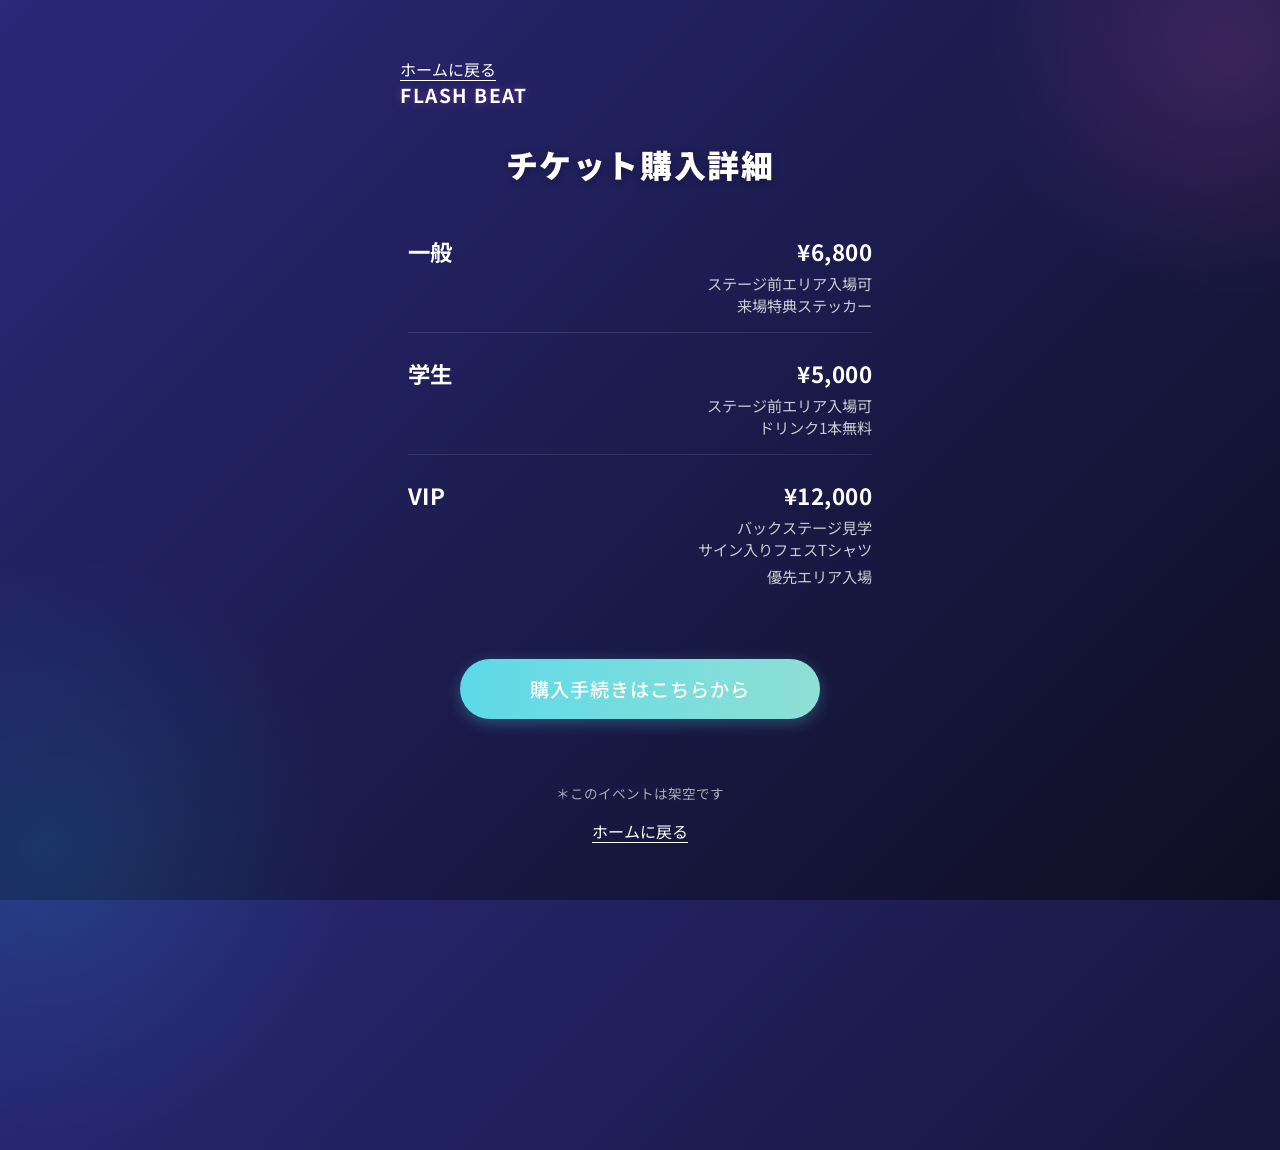
<file: flash_beat_ticket_page.html>
<!DOCTYPE html>
<html lang="ja">
<head>
  <meta charset="UTF-8">
  <meta name="viewport" content="width=device-width, initial-scale=1.0">
  <title>FLASH BEAT - チケット購入詳細</title>

  <!-- OGP basic（開発中の仮設定） -->
  <meta property="og:title" content="FLASH BEAT - 音楽フェス公式サイト">
  <meta property="og:description" content="Special Stage / 2027.8.10 SAT - 音が光になる夜。">
  <meta property="og:type" content="website">
  <!-- ★ここは本番URLが決まったら後で書き換え -->
  <meta property="og:url" content="https://YOUR-SCHOOL-DOMAIN/flash_beat_enhanced2.html">
  <!-- 画像パスだけ今のフォルダ構造に合わせておく -->
  <meta property="og:image" content="/images/ogp_flash_beat_1200x630_v01.png">
  <meta property="og:site_name" content="FLASH BEAT">

  <!-- Twitter -->
  <meta name="twitter:card" content="summary_large_image">
  <meta name="twitter:title" content="FLASH BEAT - 音楽フェス公式サイト">
  <meta name="twitter:description" content="Special Stage / 2027.8.10 SAT - 音が光になる夜。">
  <meta name="twitter:image" content="/images/ogp_flash_beat_1200x630_v01.png">
  <link rel="preconnect" href="https://fonts.googleapis.com">
  <link rel="preconnect" href="https://fonts.gstatic.com" crossorigin>
  <link href="https://fonts.googleapis.com/css2?family=Noto+Sans+JP:wght@400;500;700;900&display=swap" rel="stylesheet">
  <style>
    * {
      margin: 0;
      padding: 0;
      box-sizing: border-box;
    }

    body {
      font-family: 'Noto Sans JP', sans-serif;
      color: #EAEAEA;
      background: linear-gradient(135deg, #2A297A 0%, #0E0E22 100%);
      min-height: 100vh;
      display: flex;
      flex-direction: column;
      justify-content: center;
      align-items: center;
      padding: 2rem 1.5rem;
      position: relative;
      overflow-x: hidden;
    }

    /* 背景の光エフェクト */
    body::before {
      content: '';
      position: absolute;
      width: 500px;
      height: 500px;
      top: -200px;
      right: -200px;
      background: radial-gradient(circle, rgba(255, 94, 201, 0.15) 0%, transparent 70%);
      pointer-events: none;
      z-index: 0;
    }

    body::after {
      content: '';
      position: absolute;
      width: 600px;
      height: 600px;
      bottom: -250px;
      left: -250px;
      background: radial-gradient(circle, rgba(0, 255, 255, 0.1) 0%, transparent 70%);
      pointer-events: none;
      z-index: 0;
    }

    .container {
      position: relative;
      z-index: 1;
      width: 100%;
      max-width: 480px;
      display: flex;
      flex-direction: column;
      gap: 2rem;
    }

    /* ヘッダー */
    .header {
      text-align: left;
    }

    .logo {
      font-size: 1.2rem;
      font-weight: 700;
      color: #FFFFFF;
      letter-spacing: 0.08em;
      text-shadow: 0 0 10px rgba(255, 94, 201, 0.3);
    }

    /* メインコンテンツ */
    .main-content {
      display: flex;
      flex-direction: column;
      gap: 2.5rem;
    }

    /* セクションタイトル */
    .section-title {
      text-align: center;
      font-size: 1.75rem;
      font-weight: 900;
      color: #FFFFFF;
      letter-spacing: 0.05em;
      text-shadow: 0 2px 8px rgba(0, 0, 0, 0.3);
      margin-bottom: 0.5rem;
    }

    /* チケットリスト */
    .ticket-list {
      display: flex;
      flex-direction: column;
      gap: 1.5rem;
      padding: 0 0.5rem;
    }

    .ticket-item {
      display: flex;
      justify-content: space-between;
      align-items: flex-start;
      padding-bottom: 1rem;
      border-bottom: 1px solid rgba(255, 255, 255, 0.1);
    }

    .ticket-item:last-child {
      border-bottom: none;
    }

    .ticket-type {
      font-size: 1.25rem;
      font-weight: 700;
      color: #FFFFFF;
      letter-spacing: 0.02em;
    }

    .ticket-details {
      text-align: right;
      display: flex;
      flex-direction: column;
      gap: 0.3rem;
    }

    .ticket-price {
      font-size: 1.25rem;
      font-weight: 700;
      color: #FFFFFF;
      letter-spacing: 0.02em;
    }

    .ticket-benefit {
      font-size: 0.95rem;
      font-weight: 400;
      color: #EAEAEA;
      opacity: 0.85;
    }

    /* CTAボタン */
    .cta-button {
      display: inline-block;
      width: 100%;
      max-width: 320px;
      margin: 1rem auto 0;
      padding: 1rem 2rem;
      background: linear-gradient(90deg, #5dd9e9, #8fe0d4);
      border: none;
      border-radius: 50px;
      color: #FFFFFF;
      font-size: 1.1rem;
      font-weight: 500;
      text-align: center;
      text-decoration: none;
      letter-spacing: 0.05em;
      box-shadow: 0 4px 15px rgba(93, 217, 233, 0.3);
      transition: all 0.3s ease;
      cursor: pointer;
    }

    .cta-button:hover {
      transform: translateY(-2px);
      box-shadow: 0 6px 25px rgba(93, 217, 233, 0.6);
      background: linear-gradient(90deg, #6ee3f3, #9feade);
    }

    .cta-button:active {
      transform: translateY(0);
    }

    /* フッター情報 */
    .footer-info {
      display: flex;
      flex-direction: column;
      align-items: center;
      gap: 1rem;
      margin-top: 1.5rem;
    }

    .disclaimer {
      font-size: 0.85rem;
      color: #EAEAEA;
      opacity: 0.7;
      text-align: center;
    }

    .back-link {
      font-size: 1rem;
      color: #FFFFFF;
      text-decoration: underline;
      text-underline-offset: 4px;
      transition: all 0.3s ease;
      cursor: pointer;
    }

    .back-link:hover {
      color: #5dd9e9;
      text-shadow: 0 0 8px rgba(93, 217, 233, 0.4);
    }

    /* レスポンシブ対応 */
    @media (max-width: 375px) {
      body {
        padding: 1.5rem 1rem;
      }

      .section-title {
        font-size: 1.5rem;
      }

      .ticket-type,
      .ticket-price {
        font-size: 1.1rem;
      }

      .ticket-benefit {
        font-size: 0.85rem;
      }

      .cta-button {
        font-size: 1rem;
        padding: 0.9rem 1.5rem;
      }
    }

    @media (min-width: 768px) {
      .section-title {
        font-size: 2rem;
      }

      .ticket-type,
      .ticket-price {
        font-size: 1.4rem;
      }

      .cta-button {
        font-size: 1.2rem;
        max-width: 360px;
      }
    }

    /* アクセシビリティ：フォーカス時のスタイル */
    .cta-button:focus,
    .back-link:focus {
      outline: 2px solid #5dd9e9;
      outline-offset: 4px;
    }

    /* ページロードアニメーション */
    @keyframes fadeInUp {
      from {
        opacity: 0;
        transform: translateY(20px);
      }
      to {
        opacity: 1;
        transform: translateY(0);
      }
    }

    .container {
      animation: fadeInUp 0.8s ease-out;
    }
  </style>
</head>
<body>
  <div class="container">
    <!-- ヘッダー -->
    <header class="header">
      <!-- ホームに戻るリンク（同タブで index_4.html へ遷移） -->
      <a href="./index.html" class="back-link" id="homeBack">ホームに戻る</a>
      <div class="logo">FLASH BEAT</div>
    </header>

    <!-- メインコンテンツ -->
    <main class="main-content">
      <!-- セクションタイトル -->
      <h1 class="section-title">チケット購入詳細</h1>

      <!-- チケットリスト -->
      <div class="ticket-list">
        <!-- 一般チケット -->
        <div class="ticket-item">
          <div class="ticket-type">一般</div>
          <div class="ticket-details">
            <div class="ticket-price">¥6,800</div>
            <div class="ticket-benefit">ステージ前エリア入場可<br>来場特典ステッカー</div>
          </div>
        </div>

        <!-- 学生チケット -->
        <div class="ticket-item">
          <div class="ticket-type">学生</div>
          <div class="ticket-details">
            <div class="ticket-price">¥5,000</div>
            <div class="ticket-benefit">ステージ前エリア入場可<br>ドリンク1本無料</div>
          </div>
        </div>

        <!-- VIPチケット -->
        <div class="ticket-item">
          <div class="ticket-type">VIP</div>
          <div class="ticket-details">
            <div class="ticket-price">¥12,000</div>
            <div class="ticket-benefit">バックステージ見学<br>サイン入りフェスTシャツ</div>
            <div class="ticket-benefit">優先エリア入場</div>
          </div>
        </div>
      </div>

      <!-- CTAボタン -->
      <a href="#purchase" class="cta-button" id="purchaseBtn">
        購入手続きはこちらから
      </a>

      <!-- フッター情報 -->
      <div class="footer-info">
        <p class="disclaimer">＊このイベントは架空です</p>
        <a href="./index.html" class="back-link" id="homeBack">ホームに戻る</a>
      </div>
    </main>
  </div>

  <script>
    // CTAボタンのクリックイベント（デモ用）
    document.getElementById('purchaseBtn').addEventListener('click', function(e) {
      e.preventDefault();
      
      // ボタンのテキストを一時的に変更
      const originalText = this.textContent;
      this.textContent = '処理中...';
      this.style.pointerEvents = 'none';
      
      // 2秒後に元に戻す（実際の実装では購入ページへ遷移）
      setTimeout(() => {
        this.textContent = originalText;
        this.style.pointerEvents = 'auto';
        alert('実際の購入ページへ遷移します\n（このサイトは架空のイベントです）');
      }, 2000);
    });

    // ホームに戻るリンク（スムーズスクロール対応）
    document.querySelector('.back-link').addEventListener('click', function(e) {
      // 実際の実装では、ここでページ遷移を行う
      console.log('ホームに戻ります');
    });
  </script>
</body>
</html>
</file>
